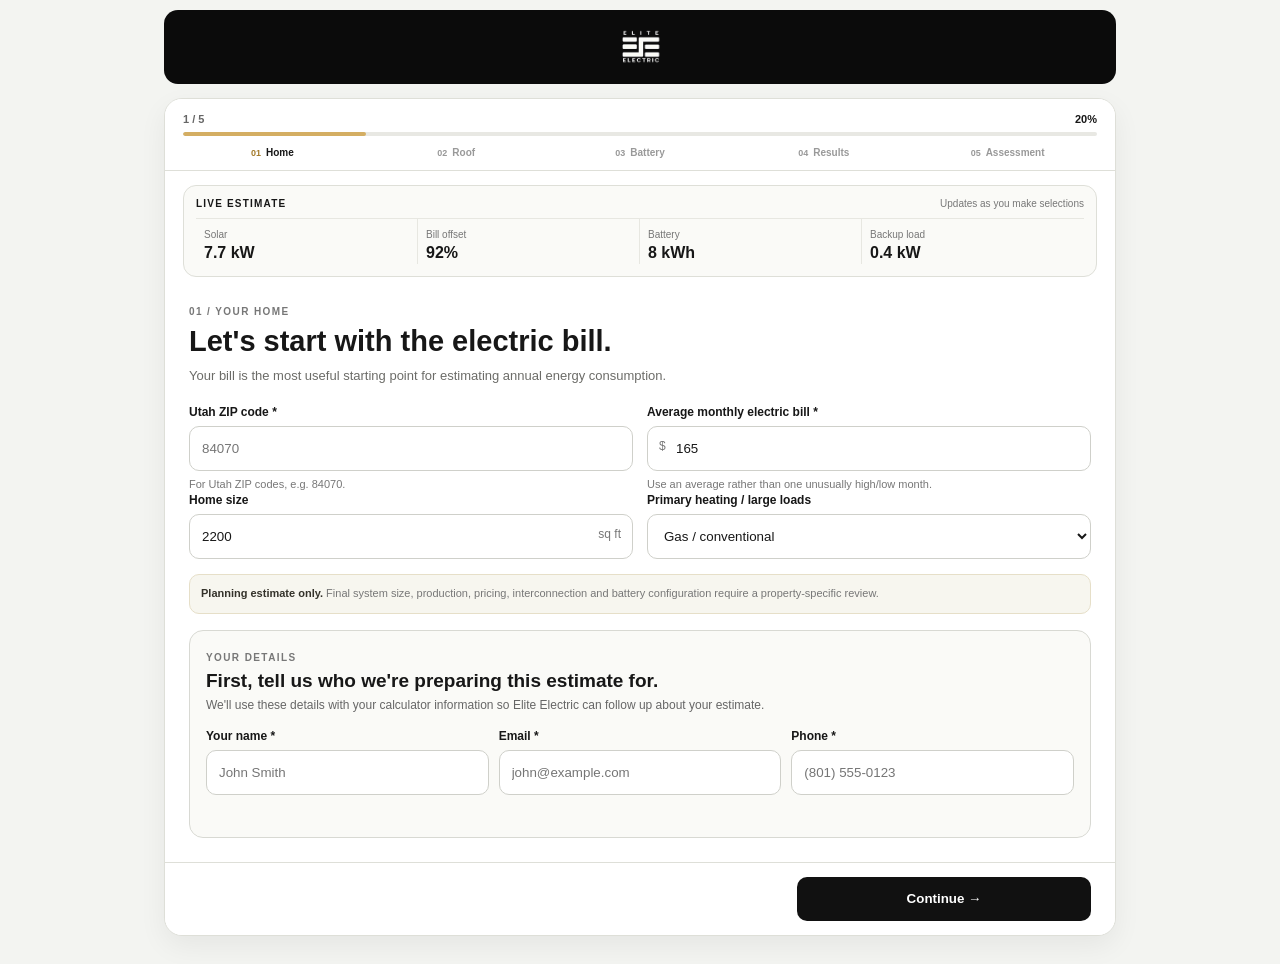
<file: index.html>
<!doctype html>
<html lang="en">
<head>
  <meta charset="utf-8">
  <meta name="viewport" content="width=device-width,initial-scale=1">
  <meta name="theme-color" content="#090909">
  <meta name="description" content="Elite Electric Utah solar and battery savings estimator.">
  <link rel="icon" type="image/png" sizes="192x192" href="assets/favicon.png">
  <link rel="apple-touch-icon" href="assets/favicon.png">
  <title>Elite Electric | Utah Solar & Battery Savings Estimator</title>
  <link rel="stylesheet" href="styles.css">
</head>
<body data-embed-ready="true">
<div class="site">
  <header class="header" aria-label="Elite Electric">
    <a class="brand" href="https://eliteelectricpro.com/" target="_blank" rel="noopener" aria-label="Elite Electric website">
      <img src="[data-uri]" alt="Elite Electric">
    </a>
  </header>

  <main class="calculator" id="calculator">
    <div class="steps-bar">
      <div class="steps-meta"><span id="stepText">1 / 5</span><b id="stepPct">20%</b></div>
      <div class="bar"><span id="barFill"></span></div>
      <div class="steps">
        <div class="step active" data-step="1"><i>01</i><span>Home</span></div>
        <div class="step" data-step="2"><i>02</i><span>Roof</span></div>
        <div class="step" data-step="3"><i>03</i><span>Battery</span></div>
        <div class="step" data-step="4"><i>04</i><span>Results</span></div>
        <div class="step" data-step="5"><i>05</i><span>Assessment</span></div>
      </div>
    </div>

    <div class="live-estimate" aria-live="polite" aria-label="Live estimate preview">
      <div class="live-estimate-head"><span>LIVE ESTIMATE</span><small>Updates as you make selections</small></div>
      <div class="live-estimate-grid">
        <div><span>Solar</span><strong id="liveKw">—</strong></div>
        <div><span>Bill offset</span><strong id="liveOffset">—</strong></div>
        <div><span>Battery</span><strong id="liveBattery">—</strong></div>
        <div><span>Backup load</span><strong id="liveLoad">—</strong></div>
      </div>
    </div>

    <form id="form" novalidate>
      <section class="screen active" data-screen="1">
        <div class="screen-title"><label>01 / YOUR HOME</label><h2>Let's start with the electric bill.</h2><p>Your bill is the most useful starting point for estimating annual energy consumption.</p></div>
        <div class="fields two">
          <label class="field"><b>Utah ZIP code *</b><input id="zip" maxlength="5" inputmode="numeric" placeholder="84070"><small>For Utah ZIP codes, e.g. 84070.</small></label>
          <label class="field"><b>Average monthly electric bill *</b><div class="money"><em>$</em><input id="bill" type="number" min="50" max="2500" value="165"></div><small>Use an average rather than one unusually high/low month.</small></label>
        </div>
        <div class="fields two">
          <label class="field"><b>Home size</b><div class="suffix"><input id="sqft" type="number" min="500" max="15000" value="2200"><em>sq ft</em></div></label>
          <label class="field"><b>Primary heating / large loads</b><select id="heating"><option value="gas">Gas / conventional</option><option value="heatpump">Heat pump</option><option value="electric">Electric resistance</option><option value="mixed">Mixed / not sure</option></select></label>
        </div>
        <div class="notice"><strong>Planning estimate only.</strong> Final system size, production, pricing, interconnection and battery configuration require a property-specific review.</div>

        <div class="save-lead-card" id="saveLeadCard">
          <div class="save-lead-copy">
            <span class="eyebrow">YOUR DETAILS</span>
            <h3>First, tell us who we're preparing this estimate for.</h3>
            <p>We'll use these details with your calculator information so Elite Electric can follow up about your estimate.</p>
          </div>
          <div class="save-lead-fields">
            <label class="field"><b>Your name *</b><input id="leadName" autocomplete="name" placeholder="John Smith"></label>
            <label class="field"><b>Email *</b><input id="leadEmail" type="email" autocomplete="email" placeholder="john@example.com"></label>
            <label class="field"><b>Phone *</b><input id="leadPhone" type="tel" autocomplete="tel" inputmode="tel" placeholder="(801) 555-0123"></label>
          </div>
          <div class="save-lead-actions"><span id="saveLeadStatus" role="status" aria-live="polite"></span></div>
        </div>
      </section>

      <section class="screen" data-screen="2">
        <div class="screen-title"><label>02 / ROOF & SOLAR</label><h2>Tell us what the roof is like.</h2><p>These selections adjust the planning model for roof exposure and available solar area.</p></div>
        <div class="choice-title">Primary roof direction</div>
        <div class="cards four" id="orientation">
          <button type="button" class="card selected" data-v="south"><strong>↑</strong><b>South</b><small>Strong exposure</small></button>
          <button type="button" class="card" data-v="se"><strong>↗</strong><b>SE / SW</b><small>Good exposure</small></button>
          <button type="button" class="card" data-v="ew"><strong>↔</strong><b>East / West</b><small>Good exposure</small></button>
          <button type="button" class="card" data-v="north"><strong>↓</strong><b>Mostly North</b><small>Reduced exposure</small></button>
        </div>
        <div class="choice-title">Roof shading</div>
        <div class="range-card">
          <input id="shade" type="range" min="0" max="35" step="5" value="10">
          <div><span>Minimal</span><b id="shadeLabel">10% shade</b><span>Heavy</span></div>
        </div>
        <div class="choice-title">Available roof area</div>
        <div class="cards three" id="roofArea">
          <button type="button" class="card selected" data-v="normal"><b>Normal</b><small>Plenty of usable roof area</small></button>
          <button type="button" class="card" data-v="complex"><b>Complex</b><small>Multiple roof faces / obstructions</small></button>
          <button type="button" class="card" data-v="limited"><b>Limited</b><small>Space may constrain panel count</small></button>
        </div>
        <div class="mini-note">The calculator uses an editable Utah planning production assumption. It is not a substitute for satellite imagery, shade analysis or a site survey.</div>
      </section>

      <section class="screen" data-screen="3">
        <div class="screen-title"><label>03 / BATTERY BACKUP</label><h2>How much of the home should stay on?</h2><p>Choose an outage goal, then select the loads you want to prioritize.</p></div>
        <div class="goal-cards" id="goals">
          <button type="button" class="goal selected" data-v="essential"><span>🔌</span><b>Essential</b><small>Fridge, lights, Wi‑Fi and selected outlets</small></button>
          <button type="button" class="goal" data-v="comfort"><span>🏠</span><b>Comfort</b><small>Add TV, fans and more everyday loads</small></button>
          <button type="button" class="goal" data-v="whole"><span>⚡</span><b>Whole-home</b><small>Designed around larger loads and HVAC</small></button>
        </div>
        <div class="load-box">
          <div class="load-head"><div><b>Backup loads</b><small>Typical planning wattages</small></div><button type="button" id="reset">Reset</button></div>
          <div class="appliances" id="appliances"></div>
          <div class="load-total">
            <div><span>Simultaneous load</span><b id="watts">—</b></div>
            <div><span>Daily backup energy</span><b id="daily">—</b></div>
            <div><span>Suggested battery</span><b id="battery">—</b></div>
          </div>
        </div>
        <label class="checkrow"><input id="resilience" type="checkbox" checked><span></span><div><b>Prioritize outage resilience</b><small>Keep more storage in the recommendation when sizing is close.</small></div></label>
      </section>

      <section class="screen" data-screen="4">
        <div class="screen-title"><label>04 / YOUR RESULTS</label><h2>Your preliminary solar plan.</h2><p>Use these figures to start a conversation. A final design and quote must be based on your actual property.</p></div>
        <div class="result-top">
          <div><span>EST. SOLAR</span><strong id="rKw">—</strong><small>DC system size</small></div>
          <div><span>ANNUAL OFFSET</span><strong id="rOffset">—</strong><small>modeled energy offset</small></div>
          <div><span>BATTERY</span><strong id="rBattery">—</strong><small>usable storage target</small></div>
        </div>
        <div class="metrics">
          <article><i>☀</i><span>Annual production</span><b id="rProduction">—</b><small>kWh / year</small></article>
          <article><i>$</i><span>Annual electric spend</span><b id="rAnnual">—</b><small>before solar</small></article>
          <article><i>◷</i><span>Essential backup</span><b id="rRuntime">—</b><small>modeled runtime</small></article>
          <article><i>↘</i><span>Planning project range</span><b id="rPrice">—</b><small>before applicable rebates</small></article>
        </div>
        <div class="product-box">
          <div class="box-title"><div><label>BATTERY CONFIGURATION</label><h3>Equipment paths shown by Elite Electric</h3></div><span id="rebatePill">RMP rebate: verify eligibility</span></div>
          <div class="products" id="products"></div>
        </div>
        <div class="savings-box">
          <div><label>25-YEAR PLANNING VIEW</label><h3>Modeled energy savings</h3><p id="savingsText">—</p></div>
          <div class="savings-number"><strong id="savings25">—</strong><span>modeled utility spend avoided over 25 years*</span></div>
        </div>
        <div class="result-notes"><h3>How to read this estimate</h3><ul id="notes"></ul></div>
        <div class="disclaimer">*This is a planning model, not a guaranteed savings statement. It does not model every utility charge, rate change, degradation, financing term, maintenance cost, tax situation, export-credit rule or outage pattern. Verify current incentives and utility rules before relying on them.</div>
      </section>

      <section class="screen" data-screen="5">
        <div class="screen-title"><label>05 / NEXT STEP</label><h2>Turn the estimate into a property-specific design.</h2><p>Send your information to Elite Electric. Your estimate stays on this page while you complete the assessment form.</p></div>
        <div class="lead-summary">
          <div><span>Your estimate</span><strong id="leadSummary">—</strong></div>
          <div><span>Battery goal</span><strong id="leadBattery">—</strong></div>
          <div><span>ZIP</span><strong id="leadZip">—</strong></div>
        </div>
        <div class="cta">
          <div><label>ELITE ELECTRIC</label><h3>Request your solar + battery assessment</h3><p>Your estimate stays here while the dedicated Elite Electric assessment form loads below.</p></div>
          <a href="tel:+18019287219">Call (801) 928-7219</a>
        </div>
        <div class="embedded-lead">
          <div class="embedded-lead-bar"><span>FREE ASSESSMENT</span><span>Elite Electric form</span></div>
          <iframe id="leadFrame" title="Elite Electric assessment form" src="https://eliteelectricpro.com/lead/" loading="lazy"></iframe>
        </div>
        <p class="iframe-help">The assessment form is embedded in this calculator, so customers stay in the same application. If it does not load, <a href="https://eliteelectricpro.com/lead/" target="_blank" rel="noopener">open it directly ↗</a>.</p>
      </section>

      <div class="nav">
        <button type="button" id="back" class="secondary hidden">← Back</button>
        <span></span>
        <button type="button" id="next" class="primary">Continue <b>→</b></button>
      </div>
    </form>
  </main>


</div>
<script src="app.js"></script>
</body>
</html>
</file>
<file: styles.css>
:root{--bg:#f3f4f1;--card:#fff;--ink:#171717;--muted:#6c6c68;--line:#dedfd8;--soft:#f7f7f3;--dark:#0b0b0b;--gold:#d4ae63;--good:#236c48;--error:#a12626}*{box-sizing:border-box}html{scroll-behavior:smooth}body{margin:0;background:var(--bg);color:var(--ink);font-family:Inter,Arial,Helvetica,sans-serif;-webkit-font-smoothing:antialiased}.site{width:min(980px,100%);margin:0 auto;padding:10px 14px 28px}.header{display:flex;align-items:center;justify-content:center;background:#0b0b0b;border-radius:14px;padding:10px;margin-bottom:14px}.brand{display:flex;align-items:center}.brand img{width:54px;height:54px;object-fit:contain}.calculator{background:var(--card);border:1px solid var(--line);border-radius:18px;overflow:hidden;box-shadow:0 10px 28px rgba(0,0,0,.06)}
.steps-bar{padding:14px 18px 12px;border-bottom:1px solid var(--line);background:#fff}.steps-meta{display:flex;justify-content:space-between;align-items:center;font-size:11px;font-weight:800;color:#666;margin-bottom:7px}.steps-meta b{color:#171717}.bar{height:4px;background:#e8e8e3;border-radius:99px;overflow:hidden}.bar span{display:block;height:100%;width:20%;background:var(--gold);border-radius:99px;transition:width .2s ease}.steps{display:grid;grid-template-columns:repeat(5,1fr);gap:5px;margin-top:11px}.step{display:flex;align-items:center;justify-content:center;gap:5px;color:#999;font-size:10px;font-weight:700}.step i{font-style:normal;font-size:9px}.step.active{color:#171717}.step.active i{color:#a47b2c}
.live-estimate{margin:14px 18px 0;border:1px solid var(--line);border-radius:13px;background:#fafaf7;padding:12px}.live-estimate-head{display:flex;justify-content:space-between;gap:10px;align-items:center}.live-estimate-head span{font-size:10px;letter-spacing:.12em;font-weight:800}.live-estimate-head small{color:#777;font-size:10px}.live-estimate-grid{display:grid;grid-template-columns:repeat(4,1fr);margin-top:9px;border-top:1px solid #e7e7e1}.live-estimate-grid>div{padding:10px 8px 2px;border-right:1px solid #e7e7e1}.live-estimate-grid>div:last-child{border-right:0}.live-estimate-grid span{display:block;color:#777;font-size:10px}.live-estimate-grid strong{display:block;font-size:16px;margin-top:4px}
.screen{display:none;padding:24px}.screen.active{display:block}.screen-title label,.box-title label,.cta label,.eyebrow{font-size:10px;letter-spacing:.14em;font-weight:800;color:#777}.screen-title h2{font-size:29px;line-height:1.1;margin:7px 0 8px}.screen-title p{color:var(--muted);margin:0 0 20px;line-height:1.5;font-size:13px}.fields{display:grid;gap:14px}.fields.two{grid-template-columns:1fr 1fr}.field{display:block}.field b{display:block;font-size:12px;margin:0 0 7px}.field input,.field select{width:100%;height:45px;border:1px solid #cfd0ca;border-radius:10px;background:#fff;padding:0 12px;color:#171717;outline:none}.field input:focus,.field select:focus{border-color:#777;box-shadow:0 0 0 3px rgba(212,174,99,.15)}.field small,.mini-note,.notice,.iframe-help{display:block;color:#777;font-size:11px;line-height:1.45;margin-top:6px}.money,.suffix{position:relative}.money em,.suffix em{position:absolute;right:12px;top:13px;font-style:normal;color:#777;font-size:12px}.money em{left:12px;right:auto}.money input{padding-left:28px}.suffix input{padding-right:58px}.notice{background:#f7f6ef;border:1px solid #e6dfc8;border-radius:10px;padding:11px;margin-top:15px}.notice strong{color:#34322a}
.save-lead-card{margin-top:16px;border:1px solid #d8d9d3;border-radius:14px;padding:16px;background:#fafaf7}.save-lead-copy h3{margin:5px 0 5px;font-size:19px}.save-lead-copy p{margin:0 0 14px;color:#666;font-size:12px;line-height:1.45}.save-lead-fields{display:grid;grid-template-columns:1fr 1fr 1fr;gap:10px}.save-lead-actions{min-height:18px;margin-top:8px}.status-ok{color:var(--good);font-size:11px}.status-error{color:var(--error);font-size:11px}
.choice-title{font-weight:800;font-size:12px;margin:20px 0 9px}.cards{display:grid;gap:10px}.cards.four{grid-template-columns:repeat(4,1fr)}.cards.three{grid-template-columns:repeat(3,1fr)}.card,.goal{background:#fff;border:1px solid #d7d8d2;border-radius:12px;padding:13px;text-align:left;color:#171717}.card:hover,.goal:hover{border-color:#999}.card.selected,.goal.selected{border-color:#222;box-shadow:inset 0 0 0 1px #222}.card strong{font-size:22px;display:block;margin-bottom:5px}.card b,.goal b{display:block;font-size:12px}.card small,.goal small{display:block;color:#777;font-size:10px;margin-top:5px;line-height:1.35}.range-card{border:1px solid var(--line);border-radius:12px;padding:14px}.range-card input{width:100%}.range-card>div{display:flex;justify-content:space-between;color:#777;font-size:11px}.range-card b{color:#222}.goal-cards{display:grid;grid-template-columns:repeat(3,1fr);gap:10px}.goal span{font-size:20px}.goal b{margin-top:6px}.load-box{border:1px solid var(--line);border-radius:14px;margin-top:18px;overflow:hidden}.load-head{display:flex;justify-content:space-between;padding:13px 14px;border-bottom:1px solid var(--line)}.load-head small{display:block;color:#777;margin-top:3px}.load-head button{background:none;border:0;color:#777;cursor:pointer}.appliances{display:grid;grid-template-columns:1fr 1fr}.appliance{display:flex;align-items:center;gap:9px;padding:11px 13px;border-bottom:1px solid #eee}.appliance input{accent-color:#222}.appliance small{display:block;color:#777;font-size:10px;margin-top:3px}.load-total{display:grid;grid-template-columns:repeat(3,1fr);background:#fafaf7}.load-total>div{padding:12px;border-right:1px solid #eee}.load-total>div:last-child{border:0}.load-total span{display:block;color:#777;font-size:10px}.load-total b{display:block;margin-top:4px}.checkrow{display:flex;gap:10px;margin-top:14px;align-items:flex-start}.checkrow input{margin-top:3px}.checkrow small{display:block;color:#777;margin-top:3px;font-size:11px}
.result-top{display:grid;grid-template-columns:repeat(3,1fr);background:#111;color:#fff;border-radius:14px;overflow:hidden}.result-top>div{padding:17px;border-right:1px solid #333}.result-top>div:last-child{border:0}.result-top span{font-size:10px;letter-spacing:.1em;color:#aaa}.result-top strong{display:block;font-size:30px;margin:4px 0}.result-top small{color:#aaa;font-size:10px}.metrics{display:grid;grid-template-columns:repeat(4,1fr);gap:10px;margin-top:12px}.metrics article,.product-box,.savings-box,.result-notes{border:1px solid var(--line);border-radius:13px;padding:14px}.metrics i{font-style:normal;color:#777}.metrics span{display:block;font-size:11px;color:#666;margin-top:7px}.metrics b{display:block;font-size:17px;margin-top:5px}.metrics small{color:#888;font-size:10px}.product-box,.savings-box,.result-notes{margin-top:12px}.box-title{display:flex;justify-content:space-between;gap:10px;align-items:flex-start}.box-title h3,.result-notes h3{margin:5px 0 12px}.box-title span{font-size:10px;border:1px solid #ddd;padding:7px;border-radius:99px;color:#666}.products{display:grid;gap:8px}.product{border:1px solid #ddd;border-radius:11px;padding:12px}.product strong{display:block}.product small{color:#777;line-height:1.4}.savings-box{display:flex;justify-content:space-between;gap:20px;background:#f7f6ef}.savings-number{text-align:right}.savings-number strong{font-size:26px}.savings-number span{display:block;color:#777;font-size:10px;max-width:180px}.result-notes ul{padding-left:18px;margin:0}.result-notes li{font-size:11px;color:#666;margin:7px 0;line-height:1.4}.disclaimer{font-size:10px;color:#777;line-height:1.45;margin-top:12px}.lead-summary{display:grid;grid-template-columns:repeat(3,1fr);gap:10px}.lead-summary>div{background:#f7f7f4;border:1px solid var(--line);border-radius:11px;padding:13px}.lead-summary span{display:block;color:#777;font-size:10px}.lead-summary strong{display:block;margin-top:5px}.cta{margin-top:14px;padding:16px;background:#111;color:#fff;border-radius:14px;display:flex;justify-content:space-between;align-items:center;gap:15px}.cta h3{margin:5px 0}.cta p{margin:0;color:#bbb;font-size:11px}.cta a{color:#fff;border:1px solid #555;border-radius:9px;padding:9px 12px;text-decoration:none;white-space:nowrap}.embedded-lead{margin-top:14px;border:1px solid var(--line);border-radius:13px;overflow:hidden}.embedded-lead-bar{display:flex;justify-content:space-between;padding:10px 13px;background:#fafaf7;color:#777;font-size:10px;letter-spacing:.08em}.embedded-lead iframe{width:100%;height:850px;min-height:650px;border:0;display:block}.nav{display:grid;grid-template-columns:1fr 1fr 1fr;gap:10px;padding:14px 24px;border-top:1px solid var(--line);background:#fff}.nav button{height:44px;border-radius:10px;border:1px solid #ccc;cursor:pointer}.nav span{display:block}.primary{background:#111;color:#fff;border:0!important;padding:0 18px;font-weight:800}.secondary{background:#fff}.hidden{visibility:hidden}
@media(max-width:700px){.site{padding:8px}.header{margin-bottom:8px}.steps-bar{padding:12px 12px 10px}.step{font-size:9px;gap:2px}.live-estimate{margin:10px 10px 0}.live-estimate-grid{grid-template-columns:1fr 1fr}.live-estimate-grid>div:nth-child(2){border-right:0}.screen{padding:17px}.screen-title h2{font-size:24px}.fields.two,.save-lead-fields,.cards.four,.cards.three,.goal-cards,.metrics{grid-template-columns:1fr 1fr}.save-lead-fields .field:first-child{grid-column:1/-1}.appliances{grid-template-columns:1fr}.load-total{grid-template-columns:1fr}.load-total>div{border-right:0;border-bottom:1px solid #eee}.result-top{grid-template-columns:1fr}.result-top>div{border-right:0;border-bottom:1px solid #333}.lead-summary{grid-template-columns:1fr}.cta{display:block}.cta a{display:inline-block;margin-top:12px}.nav{padding:12px 14px}.embedded-lead iframe{min-height:850px}.brand img{height:45px;width:45px}}
@media(max-width:420px){.steps{gap:1px}.step{font-size:8px}.step i{display:none}.fields.two,.save-lead-fields,.cards.four,.cards.three,.goal-cards,.metrics{grid-template-columns:1fr}.save-lead-fields .field:first-child{grid-column:auto}.screen-title h2{font-size:22px}.result-top strong{font-size:26px}}
</file>
